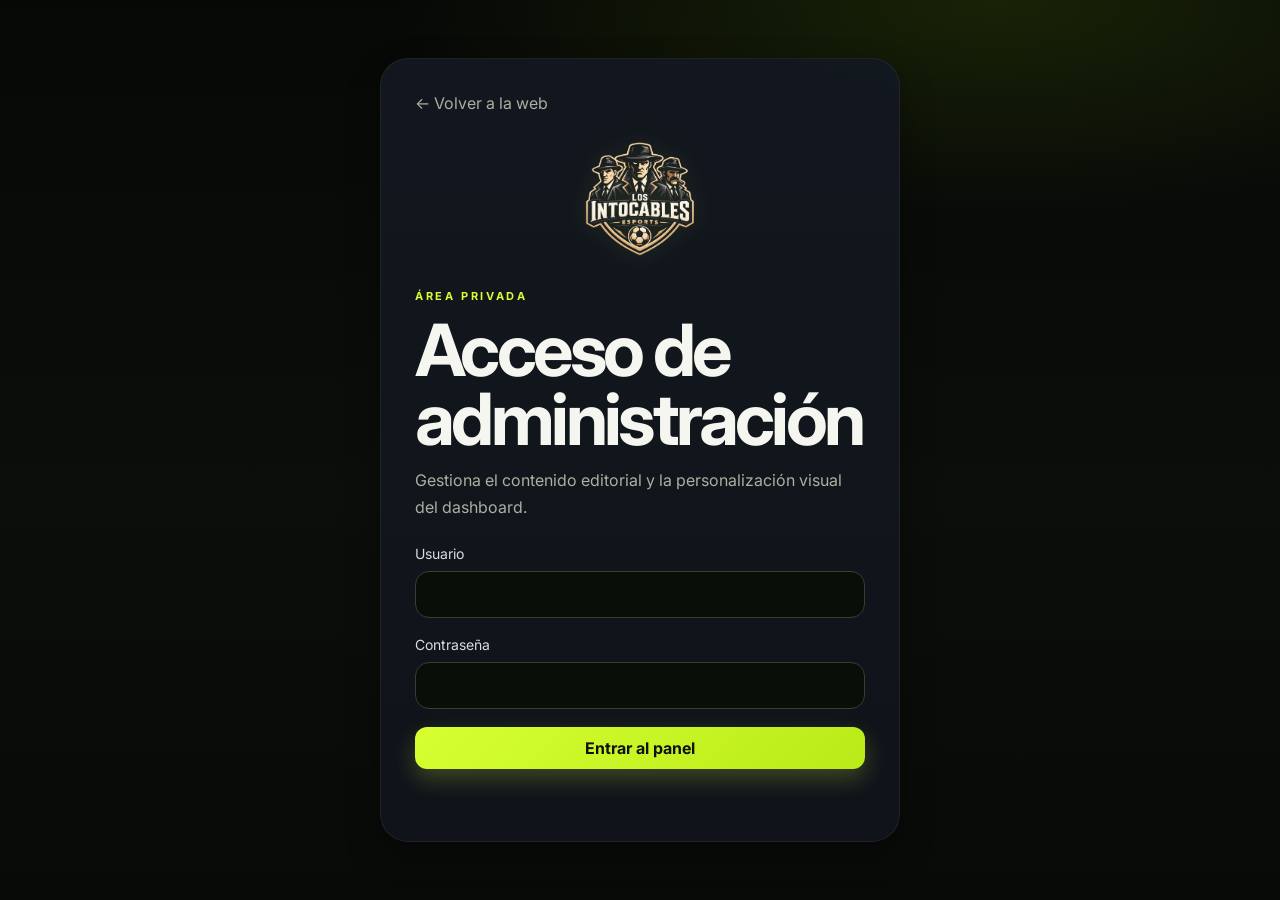
<file: login.html>
<!doctype html>
<html lang="es">
<head>
  <meta charset="utf-8">
  <meta name="viewport" content="width=device-width,initial-scale=1">
  <title>Acceso admin | Los Intocables</title>
  <link rel="icon" type="image/png" href="/static/favicon.png"><link rel="stylesheet" href="/static/style.css">
</head>
<body class="auth-page">
  <main class="auth-layout">
    <section class="auth-panel">
      <a href="/" class="back-link">← Volver a la web</a>
      <img class="login-crest" src="/static/escudo-intocables.webp" alt="Los Intocables"><p class="eyebrow">ÁREA PRIVADA</p>
      <h1>Acceso de administración</h1>
      <p class="auth-text">Gestiona el contenido editorial y la personalización visual del dashboard.</p>
      <form id="login" class="auth-form">
        <label>Usuario<input id="username" autocomplete="username" required></label>
        <label>Contraseña<input id="password" type="password" autocomplete="current-password" required></label>
        <button type="submit" class="primary-button full">Entrar al panel</button>
        <p id="message" class="error-text"></p>
      </form>
    </section>
  </main>
  <script>
    document.getElementById('login').addEventListener('submit', async e => {
      e.preventDefault();
      const r = await fetch('/api/login', {
        method: 'POST',
        headers: {'Content-Type': 'application/json'},
        body: JSON.stringify({
          username: document.getElementById('username').value,
          password: document.getElementById('password').value
        })
      });
      if (r.ok) location.href = '/admin';
      else document.getElementById('message').textContent = (await r.json()).detail || 'Error al acceder';
    });
  </script>
</body>
</html>
</file>
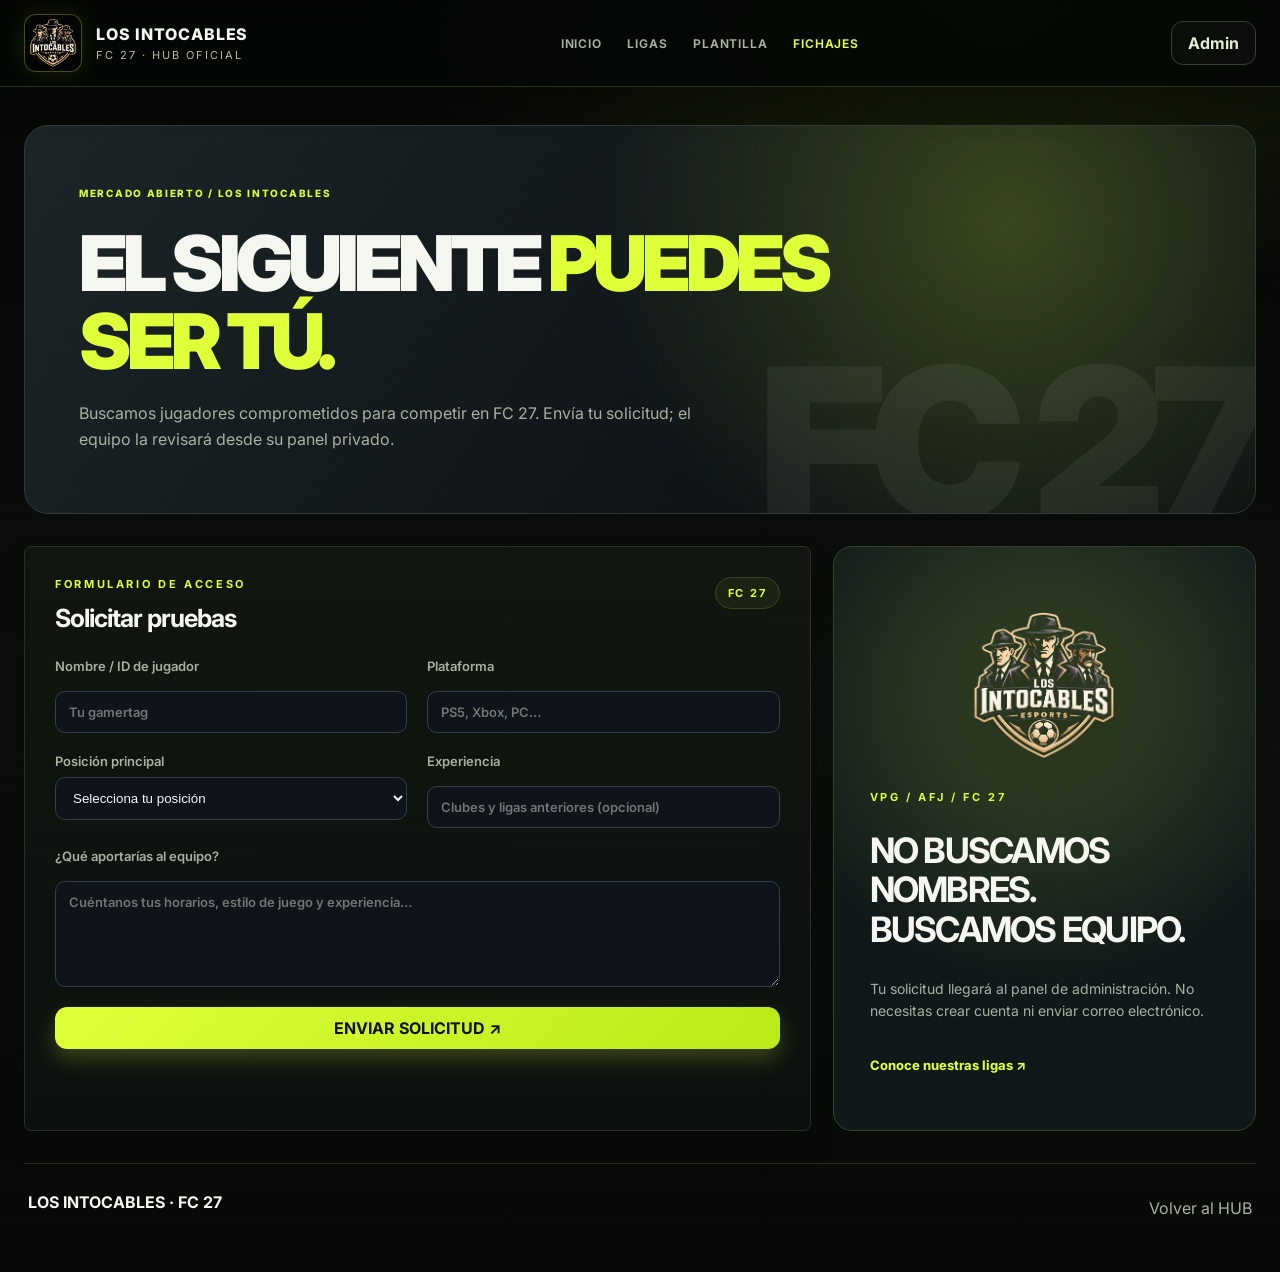
<file: recruitment.html>
<!doctype html><html lang="es"><head><meta charset="utf-8"><meta name="viewport" content="width=device-width,initial-scale=1"><title>Fichajes · Los Intocables FC 27</title><link rel="icon" href="/static/favicon.png"><link rel="stylesheet" href="/static/style.css"><link rel="stylesheet" href="/static/hub.css"></head><body>
<div class="page-shell"><header class="site-header"><a href="/" class="brand"><span class="brand-mark"><img src="/static/escudo-intocables.webp" alt="Escudo"></span><span class="brand-copy"><strong>Los Intocables</strong><small>FC 27 · HUB OFICIAL</small></span></a><nav class="main-nav"><a href="/">Inicio</a><a href="/competiciones">Ligas</a><a href="/#plantilla">Plantilla</a><a href="/fichajes" aria-current="page">Fichajes</a></nav><a class="ghost-button" href="/admin">Admin</a></header>
<main class="content-wrap hub-subpage"><section class="hub-title"><span class="section-index">MERCADO ABIERTO / LOS INTOCABLES</span><h1>EL SIGUIENTE <em>PUEDES SER TÚ.</em></h1><p>Buscamos jugadores comprometidos para competir en FC 27. Envía tu solicitud; el equipo la revisará desde su panel privado.</p></section>
<div class="hub-recruit-layout"><section class="panel-card hub-apply-card"><div class="panel-head"><div><p class="eyebrow">FORMULARIO DE ACCESO</p><h2>Solicitar pruebas</h2></div><span class="panel-chip">FC 27</span></div>
<form id="apply-form" class="hub-apply-form"><label>Nombre / ID de jugador<input name="alias" required minlength="2" maxlength="60" placeholder="Tu gamertag"></label><label>Plataforma<input name="platform" required minlength="2" maxlength="60" placeholder="PS5, Xbox, PC…"></label><label>Posición principal<select name="position" required><option value="">Selecciona tu posición</option><option>Portero</option><option>Defensa central</option><option>Lateral</option><option>Mediocentro defensivo</option><option>Mediocentro</option><option>Mediapunta</option><option>Extremo</option><option>Delantero</option><option>Polivalente</option></select></label><label>Experiencia<input name="experience" maxlength="120" placeholder="Clubes y ligas anteriores (opcional)"></label><label class="full-width">¿Qué aportarías al equipo?<textarea name="notes" rows="5" maxlength="1000" placeholder="Cuéntanos tus horarios, estilo de juego y experiencia…"></textarea></label><label class="honeypot" aria-hidden="true">Web<input name="website" tabindex="-1" autocomplete="off"></label><button class="primary-button full-width" type="submit">ENVIAR SOLICITUD ↗</button><p id="apply-feedback" class="note full-width" aria-live="polite"></p></form></section>
<aside class="hub-recruit-side"><img src="/static/escudo-intocables.webp" alt="Los Intocables"><span class="eyebrow">VPG / AFJ / FC 27</span><h2>NO BUSCAMOS NOMBRES. BUSCAMOS EQUIPO.</h2><p>Tu solicitud llegará al panel de administración. No necesitas crear cuenta ni enviar correo electrónico.</p><a href="/competiciones" class="hub-text-link">Conoce nuestras ligas ↗</a></aside></div><footer class="site-footer"><strong>LOS INTOCABLES · FC 27</strong><a href="/">Volver al HUB</a></footer></main></div><script src="/static/recruitment.js"></script></body></html>
</file>
<file: static/style.css>
@import url('https://fonts.googleapis.com/css2?family=Inter:wght@400;500;600;700;800&display=swap');

:root{
  --bg:#0b0d10;
  --bg-soft:#12161c;
  --panel:#131820;
  --panel-2:#171d25;
  --line:#252d38;
  --line-soft:#1b222b;
  --text:#eef2f5;
  --muted:#9ba6b2;
  --muted-2:#70808f;
  --accent:#d9ff45;
  --accent-soft:rgba(217,255,69,.12);
  --danger:#ff7676;
  --success:#76d38c;
  --draw:#d4b85f;
  --shadow:0 20px 50px rgba(0,0,0,.32);
  --radius:22px;
}

*{box-sizing:border-box}
html{scroll-behavior:smooth}
body{margin:0;background:
  radial-gradient(circle at top right, rgba(217,255,69,.10), transparent 26%),
  radial-gradient(circle at bottom left, rgba(94,121,255,.10), transparent 24%),
  linear-gradient(180deg,#0b0d10 0%,#0d1117 100%);
  color:var(--text);font-family:Inter,system-ui,Segoe UI,Arial,sans-serif}
a{text-decoration:none;color:inherit}
button,input,textarea{font:inherit}
button{cursor:pointer}
.hidden{display:none !important}

.page-shell{min-height:100vh}
.site-header{position:sticky;top:0;z-index:50;display:flex;align-items:center;justify-content:space-between;gap:24px;padding:18px max(24px,calc((100vw - 1320px)/2));backdrop-filter:blur(16px);background:rgba(11,13,16,.72);border-bottom:1px solid rgba(255,255,255,.04)}
.brand{display:flex;align-items:center;gap:14px;min-width:0}
.brand-mark{display:grid;place-items:center;width:44px;height:44px;border-radius:14px;background:linear-gradient(135deg,var(--accent),#95bc00);color:#111;font-weight:800;letter-spacing:.03em;box-shadow:0 10px 24px rgba(217,255,69,.22)}
.brand-copy{display:flex;flex-direction:column;min-width:0}
.brand-copy strong{font-size:16px;font-weight:800;letter-spacing:-.02em}
.brand-copy small{font-size:11px;letter-spacing:.18em;color:var(--muted);text-transform:uppercase;margin-top:4px}
.main-nav{display:flex;gap:26px;flex:1;justify-content:center}
.main-nav a{font-size:14px;color:var(--muted);transition:.2s}
.main-nav a:hover{color:var(--text)}
.header-actions{display:flex;align-items:center;gap:14px}
.live-indicator{display:flex;align-items:center;gap:10px;padding:10px 14px;border-radius:999px;background:rgba(255,255,255,.03);border:1px solid rgba(255,255,255,.05);font-size:13px;color:var(--muted)}
.live-dot{width:10px;height:10px;border-radius:50%;background:var(--success);box-shadow:0 0 0 6px rgba(118,211,140,.14)}
.live-dot.offline{background:var(--danger);box-shadow:0 0 0 6px rgba(255,118,118,.12)}
.ghost-button,.primary-button{border-radius:12px;padding:11px 16px;font-weight:700;border:1px solid var(--line);transition:.2s}
.ghost-button{background:rgba(255,255,255,.02);color:var(--text)}
.ghost-button:hover{background:rgba(255,255,255,.05)}
.primary-button{border:none;background:linear-gradient(135deg,var(--accent),#b9eb18);color:#111;box-shadow:0 10px 22px rgba(217,255,69,.22)}
.primary-button:hover{transform:translateY(-1px)}
.primary-button.full{width:100%}

.content-wrap{max-width:1320px;margin:0 auto;padding:34px 24px 46px}
.hero-card,.panel-card{background:linear-gradient(180deg,rgba(19,24,32,.95),rgba(16,20,26,.98));border:1px solid rgba(255,255,255,.06);box-shadow:var(--shadow)}
.hero-card{display:grid;grid-template-columns:1.6fr .9fr;gap:34px;padding:42px;border-radius:28px;position:relative;overflow:hidden}
.hero-card::after{content:"";position:absolute;inset:auto -60px -60px auto;width:220px;height:220px;border-radius:50%;background:radial-gradient(circle,var(--accent-soft) 0%,transparent 70%)}
.hero-copy,.hero-aside{position:relative;z-index:1}
.eyebrow{margin:0 0 12px;font-size:11px;letter-spacing:.24em;text-transform:uppercase;color:var(--accent);font-weight:700}
.hero-card h1,.auth-panel h1{margin:0;font-size:clamp(42px,7vw,72px);line-height:.96;letter-spacing:-.05em}
.hero-text{margin:16px 0 0;max-width:760px;color:var(--muted);font-size:16px;line-height:1.7}
.hero-meta{display:flex;flex-wrap:wrap;gap:18px;margin-top:28px}
.hero-meta-item{padding:16px 18px;border-radius:16px;background:rgba(255,255,255,.03);border:1px solid rgba(255,255,255,.05);min-width:210px}
.meta-label{display:block;font-size:11px;letter-spacing:.16em;text-transform:uppercase;color:var(--muted-2);margin-bottom:8px}
.hero-meta-item strong,.identity-card strong{font-size:16px}
.announcement{margin-top:22px;padding:16px 18px;border-radius:16px;border:1px solid rgba(217,255,69,.18);background:rgba(217,255,69,.07);color:#f4f9dd;line-height:1.6}
.hero-aside{display:flex;flex-direction:column;justify-content:space-between;align-items:flex-end;gap:18px}
.crest-frame{display:grid;place-items:center;width:210px;min-height:210px;padding:20px;border-radius:24px;background:linear-gradient(180deg,rgba(255,255,255,.05),rgba(255,255,255,.02));border:1px solid rgba(255,255,255,.07)}
.crest{max-width:150px;max-height:150px;object-fit:contain;filter:drop-shadow(0 10px 18px rgba(0,0,0,.25))}
.identity-card{width:100%;padding:20px;border-radius:20px;background:rgba(255,255,255,.03);border:1px solid rgba(255,255,255,.05)}
.identity-card small{display:block;margin-top:8px;color:var(--muted)}

.kpi-grid{display:grid;grid-template-columns:repeat(4,1fr);gap:18px;margin:22px 0 28px}
.kpi-card{padding:24px;border-radius:22px;background:linear-gradient(180deg,rgba(18,22,28,.94),rgba(14,18,24,.98));border:1px solid rgba(255,255,255,.06);box-shadow:var(--shadow)}
.kpi-label{display:block;color:var(--muted-2);text-transform:uppercase;letter-spacing:.16em;font-size:11px;font-weight:700}
.kpi-card strong{display:block;margin:14px 0 8px;font-size:44px;letter-spacing:-.05em}
.kpi-card small{color:var(--muted)}

.two-column-layout{display:grid;grid-template-columns:minmax(0,1.6fr) minmax(320px,.9fr);gap:22px;margin-bottom:22px}
.stack-column{display:grid;gap:22px}
.panel-card{padding:28px;border-radius:24px}
.compact-card{padding:24px}
.panel-head{display:flex;align-items:flex-start;justify-content:space-between;gap:16px;margin-bottom:22px}
.panel-head h2{margin:6px 0 0;font-size:28px;letter-spacing:-.04em}
.panel-chip{padding:8px 12px;border-radius:999px;background:rgba(217,255,69,.08);color:var(--accent);border:1px solid rgba(217,255,69,.16);font-size:11px;letter-spacing:.16em;text-transform:uppercase;font-weight:700}
.matches-list{display:grid;gap:12px}
.match-card{display:grid;grid-template-columns:auto 1fr auto;gap:16px;align-items:center;padding:18px;border-radius:18px;background:rgba(255,255,255,.025);border:1px solid rgba(255,255,255,.05)}
.match-result{display:grid;place-items:center;width:46px;height:46px;border-radius:14px;font-weight:800;font-size:13px;letter-spacing:.08em}
.match-result.win{background:rgba(118,211,140,.14);color:var(--success)}
.match-result.loss{background:rgba(255,118,118,.14);color:var(--danger)}
.match-result.draw{background:rgba(212,184,95,.14);color:var(--draw)}
.match-main strong{display:block;font-size:16px;margin-bottom:4px}
.match-meta{font-size:13px;color:var(--muted)}
.match-score{display:flex;flex-direction:column;align-items:flex-end}
.match-score strong{font-size:28px;letter-spacing:-.05em}
.match-score small{font-size:12px;color:var(--muted)}

.record-ring-wrap{display:flex;align-items:center;gap:18px;margin-bottom:22px}
.record-ring{width:132px;height:132px;border-radius:50%;display:grid;place-items:center;background:conic-gradient(var(--accent) 0 var(--winpct,0%), rgba(255,255,255,.06) var(--winpct,0%) 100%);position:relative;flex-shrink:0}
.record-ring::after{content:"";position:absolute;inset:13px;border-radius:50%;background:var(--panel)}
.record-ring span{position:relative;z-index:1;font-size:22px;font-weight:800;letter-spacing:-.04em}
.record-copy strong{display:block;font-size:18px;margin-bottom:8px}
.record-copy p{margin:0;color:var(--muted);line-height:1.6;font-size:14px}
.record-bars{display:grid;gap:14px}
.record-row{display:grid;grid-template-columns:82px 1fr auto;align-items:center;gap:14px;font-size:13px;color:var(--muted)}
.bar{height:10px;border-radius:999px;background:rgba(255,255,255,.07);overflow:hidden}
.bar>div{height:100%;width:0;background:linear-gradient(90deg,var(--accent),#bfe827);border-radius:999px}
.bar.alt>div{background:linear-gradient(90deg,#d5c16c,#f0d36a)}
.bar.danger>div{background:linear-gradient(90deg,#cc7373,#ef8a8a)}
.record-row strong{font-size:14px;color:var(--text)}
.mini-grid{display:grid;grid-template-columns:repeat(2,1fr);gap:14px}
.mini-grid div{padding:16px;border-radius:18px;background:rgba(255,255,255,.025);border:1px solid rgba(255,255,255,.05)}
.mini-grid span{display:block;font-size:12px;color:var(--muted);margin-bottom:8px}
.mini-grid strong{font-size:28px;letter-spacing:-.04em}

.three-column-layout{display:grid;grid-template-columns:minmax(0,1.8fr) minmax(280px,.7fr) minmax(280px,.7fr);gap:22px}
.main-table-card{min-width:0}
.table-wrap{overflow:auto}
table{width:100%;border-collapse:collapse;min-width:720px}
th,td{padding:16px 14px;text-align:left;border-bottom:1px solid rgba(255,255,255,.06)}
th{font-size:12px;text-transform:uppercase;letter-spacing:.14em;color:var(--muted-2);font-weight:700}
td{font-size:14px;color:#eaf0f3}
td:first-child{font-weight:700}
.ranking-list{display:grid;gap:12px}
.ranking-item{display:grid;grid-template-columns:38px 1fr auto;align-items:center;gap:14px;padding:14px;border-radius:18px;background:rgba(255,255,255,.025);border:1px solid rgba(255,255,255,.05)}
.rank-pill{display:grid;place-items:center;width:38px;height:38px;border-radius:12px;background:rgba(217,255,69,.1);color:var(--accent);font-weight:800}
.ranking-item strong{display:block;font-size:15px}
.ranking-item span{display:block;font-size:12px;color:var(--muted);margin-top:4px}
.ranking-value{font-size:22px;font-weight:800;letter-spacing:-.04em}

.empty-state{padding:18px 0;color:var(--muted)}
.note{margin-top:18px;color:var(--muted);font-size:13px;line-height:1.6}
.site-footer{display:flex;align-items:flex-end;justify-content:space-between;gap:20px;padding:28px 4px 8px;color:var(--muted)}
.site-footer strong{display:block;color:var(--text);margin-bottom:6px}
.site-footer span{display:block;font-size:13px}
.site-footer p{max-width:520px;margin:0;font-size:13px;line-height:1.6;text-align:right}

.auth-page{display:grid;place-items:center;min-height:100vh;padding:24px}
.auth-layout{width:100%;max-width:520px}
.auth-panel,.admin-form-card{padding:34px;border-radius:28px;background:linear-gradient(180deg,rgba(19,24,32,.96),rgba(16,20,26,.98));border:1px solid rgba(255,255,255,.06);box-shadow:var(--shadow)}
.auth-text{color:var(--muted);line-height:1.7;margin:14px 0 24px}
.back-link{display:inline-block;margin-bottom:24px;color:var(--muted)}
.auth-form,.settings-grid{display:grid;gap:18px}
label{display:block;font-size:14px;color:#d8dde2}
input,textarea{display:block;width:100%;margin-top:9px;border-radius:14px;border:1px solid rgba(255,255,255,.09);background:#0d1117;color:var(--text);padding:14px 15px;outline:none;transition:.2s}
input:focus,textarea:focus{border-color:rgba(217,255,69,.4);box-shadow:0 0 0 4px rgba(217,255,69,.08)}
.error-text{min-height:20px;color:#ff9999;margin:0}
.admin-page-wrap{padding-top:28px}
.admin-hero{grid-template-columns:1fr}
.settings-grid{grid-template-columns:1fr 1fr}
.full-width{grid-column:1/-1}
.form-actions{display:flex;flex-wrap:wrap;gap:12px;align-items:center}

@media (max-width:1100px){
  .main-nav{display:none}
  .hero-card,.two-column-layout,.three-column-layout{grid-template-columns:1fr}
  .hero-aside{align-items:flex-start}
}
@media (max-width:760px){
  .site-header{padding:16px 18px;flex-wrap:wrap}
  .header-actions{width:100%;justify-content:space-between}
  .content-wrap{padding:20px 16px 38px}
  .hero-card,.panel-card,.auth-panel{padding:24px}
  .kpi-grid{grid-template-columns:repeat(2,1fr)}
  .record-ring-wrap{flex-direction:column;align-items:flex-start}
  .site-footer{flex-direction:column;align-items:flex-start}
  .site-footer p{text-align:left}
  .settings-grid{grid-template-columns:1fr}
}
@media (max-width:520px){
  .brand-copy small{font-size:10px;letter-spacing:.12em}
  .live-indicator{font-size:12px}
  .kpi-grid{grid-template-columns:1fr}
  .match-card{grid-template-columns:auto 1fr}
  .match-score{grid-column:2;align-items:flex-start}
  .hero-card h1,.auth-panel h1{font-size:40px}
  .panel-head h2{font-size:24px}
}

/* Fichas de plantilla: diseño editorial compacto, sin tarjetas de fantasía */
.squad-section{margin-top:22px}
.section-intro{color:var(--muted);max-width:760px;font-size:14px;line-height:1.7;margin:-4px 0 24px}
.player-card-grid{display:grid;grid-template-columns:repeat(4,minmax(0,1fr));gap:16px}
.player-card{overflow:hidden;background:#10151b;border:1px solid var(--line);border-radius:18px;min-width:0}
.player-card-media{height:210px;display:grid;place-items:center;background:linear-gradient(135deg,#1c2529,#11161c);color:#5e6973;font-size:76px;font-weight:800;letter-spacing:-.06em;overflow:hidden}
.player-card-media img{width:100%;height:100%;object-fit:cover;object-position:top center}
.player-card-content{padding:18px}
.player-card-top{display:flex;justify-content:space-between;gap:8px;align-items:center}
.player-number{font-size:16px;font-weight:800;color:var(--accent)}
.player-position{font-size:10px;letter-spacing:.1em;color:var(--muted);text-transform:uppercase}
.player-card h3{font-size:16px;line-height:1.3;margin:12px 0 7px;overflow-wrap:anywhere}
.player-card p{font-size:12px;color:var(--muted);margin:0}
.profile-admin{margin-top:22px}
.profile-editor{display:grid;gap:14px}
.player-edit-card{padding:18px;border:1px solid var(--line);border-radius:16px;background:#10151b}
.player-edit-card h3{font-size:16px;margin:0 0 14px}
.profile-edit-grid{display:grid;grid-template-columns:1fr 100px 120px 2fr;gap:14px}
.profile-edit-grid label{font-size:12px}
.profile-edit-grid input{margin-top:8px}
.player-edit-card .form-actions{margin-top:14px}
@media(max-width:1050px){.player-card-grid{grid-template-columns:repeat(3,minmax(0,1fr))}.profile-edit-grid{grid-template-columns:repeat(2,1fr)}}
@media(max-width:690px){.player-card-grid{grid-template-columns:repeat(2,minmax(0,1fr))}.profile-edit-grid{grid-template-columns:1fr}}
@media(max-width:430px){.player-card-grid{grid-template-columns:1fr}}


/* IDENTIDAD LOS INTOCABLES: NEON / BLACK / GOLD */
:root{--bg:#050707;--bg-soft:#0b0e0d;--panel:#0f1311;--panel-2:#151914;--line:#293125;--line-soft:#1b241b;--text:#f5f6ef;--muted:#a8b1a0;--muted-2:#828d80;--accent:#d7ff32;--accent-soft:rgba(215,255,50,.16);--shadow:0 15px 35px rgba(0,0,0,.32)}
body{background:radial-gradient(ellipse 62% 32% at 78% 0%,rgba(183,255,0,.105),transparent 76%),linear-gradient(180deg,#060806 0%,#0b0e0b 55%,#080a08 100%)}
.site-header{background:rgba(4,7,5,.87);border-bottom:1px solid rgba(215,255,50,.14)}
.brand-mark{width:58px;height:58px;overflow:hidden;border:1px solid rgba(215,255,50,.30);border-radius:12px;background:#030403;padding:2px;box-shadow:0 0 24px rgba(215,255,50,.10)}
.brand-mark img{display:block;width:100%;height:100%;object-fit:contain}
.brand-copy strong{font-weight:800;text-transform:uppercase;letter-spacing:.06em}
.brand-copy small{color:#b6bca8}
.main-nav a:hover{color:var(--accent)}
.live-indicator{border-color:rgba(215,255,50,.14)}
.ghost-button{border-color:#384233;color:#e4eed5}
.ghost-button:hover{border-color:var(--accent);background:rgba(215,255,50,.08)}
.hero-card{min-height:380px;border:1px solid rgba(215,255,50,.20);background:radial-gradient(ellipse 50% 100% at 100% 50%,rgba(215,255,50,.09),transparent 75%),linear-gradient(115deg,#141a11 0%,#0b100d 52%,#070a07 100%);box-shadow:inset 0 1px rgba(255,255,255,.025),0 22px 70px rgba(0,0,0,.3)}
.hero-card:before{content:'LOS INTOCABLES';font-weight:800;font-size:clamp(80px,12vw,180px);letter-spacing:-.08em;position:absolute;bottom:-46px;left:24px;color:rgba(215,255,50,.027);white-space:nowrap;pointer-events:none}
.hero-card::after{background:radial-gradient(circle,rgba(215,255,50,.15),transparent 72%);width:420px;height:420px;right:-80px;bottom:-100px}
.hero-card h1{max-width:690px;font-size:clamp(42px,6vw,82px);text-transform:uppercase;letter-spacing:-.06em}
.hero-text{color:#c2c8bc}
.eyebrow{color:var(--accent)}
.hero-meta-item,.identity-card{background:rgba(5,9,4,.55);border-color:rgba(215,255,50,.10)}
.crest-frame{width:255px;min-height:255px;background:radial-gradient(circle at center,rgba(215,255,50,.10),transparent 73%);border:1px solid rgba(215,255,50,.13);border-radius:22px;box-shadow:0 0 52px rgba(215,255,50,.07)}
.crest{max-width:230px;max-height:230px;filter:drop-shadow(0 0 15px rgba(215,255,50,.12))}
.hero-neon-caption{font-size:11px;letter-spacing:.2em;color:var(--accent);align-self:flex-end;font-weight:800}
.hero-neon-caption span{color:#c5af80;margin-left:12px}
.kpi-card,.panel-card{background:linear-gradient(180deg,#111610,#0c110e);border:1px solid #293325;box-shadow:0 14px 28px rgba(0,0,0,.24)}
.kpi-card{border-top:2px solid rgba(215,255,50,.55)}
.kpi-card strong{color:#f6f7ee;font-variant-numeric:tabular-nums}
.kpi-card:first-child strong,.kpi-card:nth-child(2) strong{color:var(--accent)}
.panel-chip{color:var(--accent);background:#1b2412;border-color:#374821}
.match-card,.ranking-item,.player-card,.mini-grid div{background:#111810;border-color:#2b3326}
.match-card:hover,.ranking-item:hover,.player-card:hover{border-color:rgba(215,255,50,.50);transition:border-color .18s ease}
.match-result.win{background:#233e1d;color:#b4ff8e}
.record-ring{background:conic-gradient(var(--accent) 0 var(--winpct,0%),#2c3425 var(--winpct,0%) 100%)}
.record-ring::after{background:#111610}
.bar{background:#2b3325}
.bar>div{background:var(--accent)}
.ranking-item .rank-pill{background:#28351b;color:var(--accent)}
.player-card-media{background:linear-gradient(145deg,#24301b,#0d120b)}
.player-number{color:var(--accent)}
input,textarea{background:#0a0e09;border-color:#35402f}
input:focus,textarea:focus{border-color:var(--accent)}
.site-footer{border-top:1px solid #242c21;margin-top:32px}
.login-crest{display:block;height:124px;width:124px;object-fit:contain;margin:0 auto 28px;filter:drop-shadow(0 0 12px rgba(215,255,50,.15))}
@media(max-width:760px){.crest-frame{width:170px;min-height:170px}.crest{max-width:150px;max-height:150px}.hero-neon-caption{align-self:flex-start}}


/* V5 · Editorial home redesign. No changes to the FC27 API or admin backend. */
:root{--accent:#d7ff32}
.content-wrap{max-width:1440px}
.site-header{padding-top:14px;padding-bottom:14px;border-bottom-color:#26341b}
.main-nav a{font-weight:650;font-size:12px;letter-spacing:.065em;text-transform:uppercase}
.hero-card{min-height:535px;grid-template-columns:minmax(0,1.4fr) minmax(250px,.65fr);align-items:center;padding:clamp(30px,5vw,68px);border-radius:12px;background:radial-gradient(ellipse 60% 80% at 100% 55%,rgba(215,255,50,.115),transparent 75%),repeating-linear-gradient(105deg,transparent 0 58px,rgba(215,255,50,.014) 59px 60px),linear-gradient(130deg,#141a12 0%,#090c09 75%)}
.hero-card:before{font-size:clamp(110px,15vw,230px);left:-8px;bottom:-72px;color:rgba(215,255,50,.035);transform:skewX(-7deg)}
.hero-card:after{width:500px;height:500px;right:-160px;bottom:-180px}
.hero-kicker{font-size:12px;letter-spacing:.28em;color:#e0d8bc;font-weight:700;margin:26px 0 0}
.hero-card h1{font-size:clamp(50px,7.8vw,116px);line-height:.92;letter-spacing:-.075em;max-width:900px;margin:12px 0 20px;font-weight:800}
.hero-card h1::first-line{color:#fff}
.hero-text{font-size:16px;max-width:590px;color:#aab5a8}
.eyebrow-rule{display:inline-block;width:27px;height:2px;background:var(--accent);vertical-align:middle;margin-right:10px}
.hero-actions{display:flex;flex-wrap:wrap;gap:12px;margin-top:30px}
.hero-cta,.hero-secondary{display:inline-flex;align-items:center;justify-content:space-between;gap:24px;min-height:48px;padding:0 20px;border-radius:3px;font-size:12px;font-weight:800;letter-spacing:.08em;transition:transform .2s,background .2s}
.hero-cta{background:var(--accent);color:#0b0e09}.hero-cta:hover{background:#efff9a;transform:translateY(-2px)}
.hero-secondary{border:1px solid #3c4835;color:#eef6e6}.hero-secondary:hover{border-color:var(--accent)}
.hero-actions span{font-size:18px}
.hero-meta{margin-top:28px;gap:22px}.hero-meta-item{min-width:0;padding:0;background:none;border:none;border-left:2px solid #39472e;padding-left:14px;border-radius:0}
.hero-meta-item strong{font-size:12px;font-weight:600;color:#e2e9dc}
.hero-aside{justify-content:center;align-items:center}
.hero-neon-caption{align-self:center;text-align:center;font-size:10px;white-space:nowrap}
.crest-frame{width:min(100%,325px);min-height:300px;border:0;background:radial-gradient(circle,rgba(215,255,50,.12),transparent 70%);box-shadow:none}
.crest{max-width:300px;max-height:300px;filter:drop-shadow(0 22px 35px rgba(0,0,0,.8))}
.identity-card{max-width:310px;width:100%;border-radius:3px;background:#0b100b9c;border-left:3px solid var(--accent)}
.ticker-bar{display:flex;align-items:center;gap:18px;overflow:hidden;white-space:nowrap;padding:13px 18px;margin-top:14px;background:#d7ff32;color:#12170d;font-size:10px;font-weight:900;letter-spacing:.13em;border-radius:3px}
.ticker-label{padding-right:14px;border-right:1px solid #617a13}.ticker-copy{flex:1;overflow:hidden;text-overflow:ellipsis}.ticker-separator{padding:0 20px;color:#4d650b}.ticker-edition{margin-left:auto}
.homepage-heading{display:flex;align-items:end;justify-content:space-between;gap:22px;margin:54px 0 20px}
.homepage-heading h2{font-size:clamp(29px,3.7vw,49px);letter-spacing:-.06em;margin:8px 0 0;line-height:1.05}
.homepage-heading h2 em{font-style:normal;color:var(--accent)}
.homepage-heading p{max-width:340px;color:#98a491;font-size:13px;line-height:1.7;margin:0 0 3px}
.section-index{color:#d7ff32;font-size:10px;font-weight:800;letter-spacing:.17em}
.kpi-grid{margin:0 0 10px;gap:12px}
.kpi-card{border-radius:5px;min-height:166px;position:relative;overflow:hidden;padding:25px;border-top:1px solid #36432c}
.kpi-card:before{content:'';position:absolute;top:0;left:0;width:38px;height:3px;background:var(--accent)}
.kpi-card strong{font-size:clamp(38px,4vw,56px);margin-top:20px}
.panel-card{border-radius:7px}.panel-head h2{font-size:25px}
.match-card{border-radius:4px}.match-result{border-radius:3px}.ranking-item{border-radius:4px}
.match-form-line{display:flex;gap:8px;align-items:center;margin-bottom:18px;min-height:29px}
.form-label{font-size:10px;font-weight:800;letter-spacing:.15em;color:#829078;margin-right:8px}
.form-result{display:grid;place-items:center;width:27px;height:27px;font-size:11px;font-weight:900;border:1px solid #3c4933;border-radius:2px}
.form-result.win{color:#d7ff32;background:#24351b}.form-result.loss{color:#ff8d8d;background:#3b201d}.form-result.draw{color:#ecd688;background:#36311d}
.squad-section{scroll-margin-top:100px}
#partidos,#plantilla,#ranking,#resumen{scroll-margin-top:100px}
@media(max-width:1100px){.hero-card{grid-template-columns:1fr 250px;min-height:430px}.crest-frame{min-height:220px}.crest{max-width:220px;max-height:220px}.identity-card{display:none}}
@media(max-width:760px){.hero-card{grid-template-columns:1fr;padding:30px 24px}.hero-card h1{font-size:clamp(44px,12vw,78px)}.hero-aside{display:none}.hero-meta{gap:14px}.homepage-heading{align-items:start;flex-direction:column;margin-top:38px}.homepage-heading p{max-width:100%}.ticker-edition{display:none}.ticker-copy{font-size:9px}.kpi-grid{grid-template-columns:repeat(2,minmax(0,1fr))}.kpi-card{min-height:145px}.kpi-card strong{font-size:38px}}
@media(max-width:440px){.kpi-grid{grid-template-columns:repeat(2,minmax(0,1fr))}.kpi-card{padding:18px}.kpi-card strong{font-size:34px}.hero-actions{flex-direction:column}.hero-cta,.hero-secondary{width:100%}}

/* Fichas de partido */
.match-clickable{cursor:pointer;transition:transform .18s,border-color .18s,background .18s}
.match-clickable:hover,.match-clickable:focus-visible{transform:translateY(-2px);border-color:#e6ff00!important;outline:2px solid transparent;background:#19231a}

/* Los partidos son enlaces interactivos */
.match-clickable { cursor:pointer; position:relative; }
.match-clickable:hover { outline:2px solid #dfff35; outline-offset:2px; }
.match-clickable:focus-visible { outline:3px solid #dfff35; outline-offset:3px; }

.profile-visibility{display:flex!important;align-items:center;gap:10px;font-weight:700;color:#e6ff00;grid-column:1/-1}
.profile-visibility input{width:19px;height:19px;accent-color:#e6ff00}
.admin-photo-preview{max-width:105px;max-height:105px;object-fit:cover;border-radius:12px;border:1px solid #e6ff00}

a.match-card.match-clickable{display:flex;text-decoration:none;color:inherit;cursor:pointer;position:relative;z-index:1}a.match-card.match-clickable:hover{outline:2px solid #e6ff00;outline-offset:2px}a.match-card.match-clickable:focus-visible{outline:3px solid #e6ff00;outline-offset:3px}
</file>
<file: static/hub.css>
/* LOS INTOCABLES HUB: nueva capa visual sin romper la web original */
:root{--accent:#dfff38;--panel:#121820;--line:#273139}
.site-header{box-shadow:0 8px 40px #0006}
.site-header .brand-mark{overflow:hidden}
.brand-mark img{width:100%;height:100%;object-fit:contain}
.main-nav a[aria-current="page"]{color:var(--accent)}
.hub-subpage{padding-top:38px}
.hub-title{position:relative;overflow:hidden;min-height:260px;padding:55px 54px 45px;border:1px solid #303c35;border-radius:24px;background:radial-gradient(circle at 80% 25%,#39471f,transparent 40%),linear-gradient(125deg,#1d2528,#0b1013 76%)}
.hub-title:after{content:"FC 27";position:absolute;right:-3px;bottom:-35px;opacity:.06;font-size:210px;font-weight:900;line-height:1;letter-spacing:-.07em;pointer-events:none}
.hub-title h1{max-width:880px;font-size:clamp(44px,6vw,92px);letter-spacing:-.065em;line-height:1.02;margin:24px 0 18px;font-weight:900}
.hub-title h1 em{color:var(--accent);font-style:normal}
.hub-title p{position:relative;max-width:660px;font-size:16px;line-height:1.65;color:var(--muted);z-index:1}
.hub-split{display:grid;grid-template-columns:1.2fr .8fr;gap:20px}
.hub-league-list{display:grid;gap:9px}
.hub-leagues-grid{display:grid;grid-template-columns:repeat(3,minmax(0,1fr));gap:18px}
.hub-league-card{min-width:0;background:linear-gradient(145deg,#192129,#111720);border:1px solid #2e3944;border-radius:17px;padding:23px;display:flex;flex-direction:column;gap:10px;min-height:177px;transition:transform .18s,border-color .18s}
.hub-league-card:hover{transform:translateY(-2px);border-color:var(--accent)}
.hub-mini-label{font-size:11px;color:var(--accent);font-weight:800;letter-spacing:.15em;text-transform:uppercase}
.hub-league-card h3{font-size:24px;line-height:1.1;margin:4px 0;font-weight:800;letter-spacing:-.03em}
.hub-league-card p{font-size:13px;color:var(--muted);line-height:1.5;flex:1;margin:0}
.hub-league-bottom{margin-top:auto;display:flex;justify-content:space-between;gap:12px;align-items:center;flex-wrap:wrap;font-size:12px;color:var(--muted)}
.hub-league-bottom a,.hub-text-link{color:var(--accent);font-size:13px;font-weight:750}
.hub-fixture-list{display:grid;gap:10px}
.hub-fixture{display:flex;align-items:center;gap:18px;background:#1a2028;border:1px solid #2b3541;padding:17px 18px;border-radius:12px}
.hub-fixture-date{min-width:135px;font-size:13px;font-weight:800;color:#f5f7f7}
.hub-fixture-date small,.hub-fixture-teams small{display:block;font-size:12px;color:var(--muted);margin-top:4px;font-weight:400}
.hub-fixture-teams{flex:1;min-width:0}
.hub-fixture-teams strong{font-weight:750;font-size:14px}
.hub-fixture-teams strong span{color:var(--accent);font-size:11px;padding:0 4px}
.hub-fixture-badge{border-radius:6px;background:#dfff381a;border:1px solid #dfff383b;font-size:10px;letter-spacing:.1em;color:var(--accent);padding:7px 9px;font-weight:900}
.hub-empty,.hub-info-note{border:1px dashed #46503f;background:#151c20;color:var(--muted);padding:23px;border-radius:12px;font-size:14px;line-height:1.6}
.hub-info-note{margin-top:28px}.hub-info-note a{color:var(--accent)}
.hub-join{display:flex;justify-content:space-between;align-items:center;gap:25px;padding:40px;margin-top:55px;border:1px solid #5b6836;border-radius:20px;background:linear-gradient(120deg,#222b1d,#13191c 68%)}
.hub-join h2{font-size:clamp(26px,3vw,41px);line-height:1.1;margin:13px 0;font-weight:900;letter-spacing:-.05em}
.hub-join p:not(.eyebrow){color:var(--muted)}
.hub-join .hero-cta{white-space:nowrap}
.hub-schedule-panel{padding:24px}
.hub-recruit-layout{display:grid;grid-template-columns:minmax(0,1.3fr) minmax(280px,.7fr);gap:22px;margin-top:32px}
.hub-apply-card{padding:30px}.hub-apply-form{display:grid;grid-template-columns:1fr 1fr;gap:20px;margin-top:25px}
.hub-apply-form label,.hub-admin-block label{display:flex;flex-direction:column;gap:8px;font-size:13px;color:var(--muted);font-weight:600}
.hub-apply-form input,.hub-apply-form select,.hub-apply-form textarea,.hub-admin-block input,.hub-admin-block textarea,.hub-admin-block select{min-width:0;width:100%;background:#0e141a;border:1px solid #34404d;border-radius:10px;color:#f4f7fa;padding:12px 13px;outline:0}
.hub-apply-form input:focus,.hub-apply-form textarea:focus,.hub-apply-form select:focus,.hub-admin-block input:focus,.hub-admin-block select:focus{border-color:var(--accent)}
.full-width{grid-column:1/-1}.honeypot{position:absolute!important;left:-9999px!important;height:0!important;overflow:hidden!important}
.hub-recruit-side{position:relative;display:flex;flex-direction:column;align-items:flex-start;justify-content:center;padding:45px 36px;border:1px solid #36432a;border-radius:19px;background:radial-gradient(circle at 50% 26%,#394b26,#11181a 60%)}
.hub-recruit-side img{width:160px;height:160px;object-fit:contain;align-self:center;filter:drop-shadow(0 12px 28px #0009);margin-bottom:25px}
.hub-recruit-side h2{font-size:35px;line-height:1.12;letter-spacing:-.05em;margin:15px 0}
.hub-recruit-side p{color:var(--muted);line-height:1.6;font-size:14px}
.hub-recruit-side .hub-text-link{margin-top:20px}
.hub-admin-block{margin-top:26px}.hub-admin-list{display:grid;gap:10px;margin-top:22px}
.hub-admin-entry{background:#171e27;border:1px solid #303b49;border-radius:12px;padding:16px}
.hub-admin-entry .hub-admin-row{display:flex;justify-content:space-between;align-items:center;gap:12px;flex-wrap:wrap}
.hub-admin-entry h3{margin:4px 0;font-size:15px}.hub-admin-entry small{color:var(--muted)}
.hub-admin-entry button{border-radius:9px;border:1px solid #58644a;background:#273329;color:#e5f4c3;padding:8px 12px;cursor:pointer;font-size:12px;font-weight:700}
.hub-admin-entry button.danger{background:#3d2227;border-color:#70393f;color:#ffc7cc}
.hub-admin-entry select{width:auto;max-width:210px;padding:8px}
.hub-comp-edit{display:grid;grid-template-columns:1fr 1fr;gap:10px;margin-top:12px}
.hub-comp-edit button{justify-self:start}
.hub-admin-notice{color:var(--accent);font-size:13px;margin-top:6px}
@media(max-width:1100px){.hub-leagues-grid{grid-template-columns:repeat(2,1fr)}.hub-split,.hub-recruit-layout{grid-template-columns:1fr}.site-header{flex-wrap:wrap}.main-nav{order:3;width:100%;flex:unset;justify-content:flex-start;overflow:auto;white-space:nowrap}.hub-join{align-items:flex-start;flex-direction:column}}
@media(max-width:650px){.hub-title{padding:32px 24px;min-height:230px}.hub-title h1{font-size:42px}.hub-leagues-grid{grid-template-columns:1fr}.hub-fixture{align-items:flex-start;flex-wrap:wrap}.hub-fixture-date{min-width:0}.hub-fixture-badge{margin-left:auto}.hub-apply-form,.hub-comp-edit{grid-template-columns:1fr}.hub-recruit-side{padding:30px}.hub-join{padding:25px}.hub-apply-card{padding:19px}}
</file>
